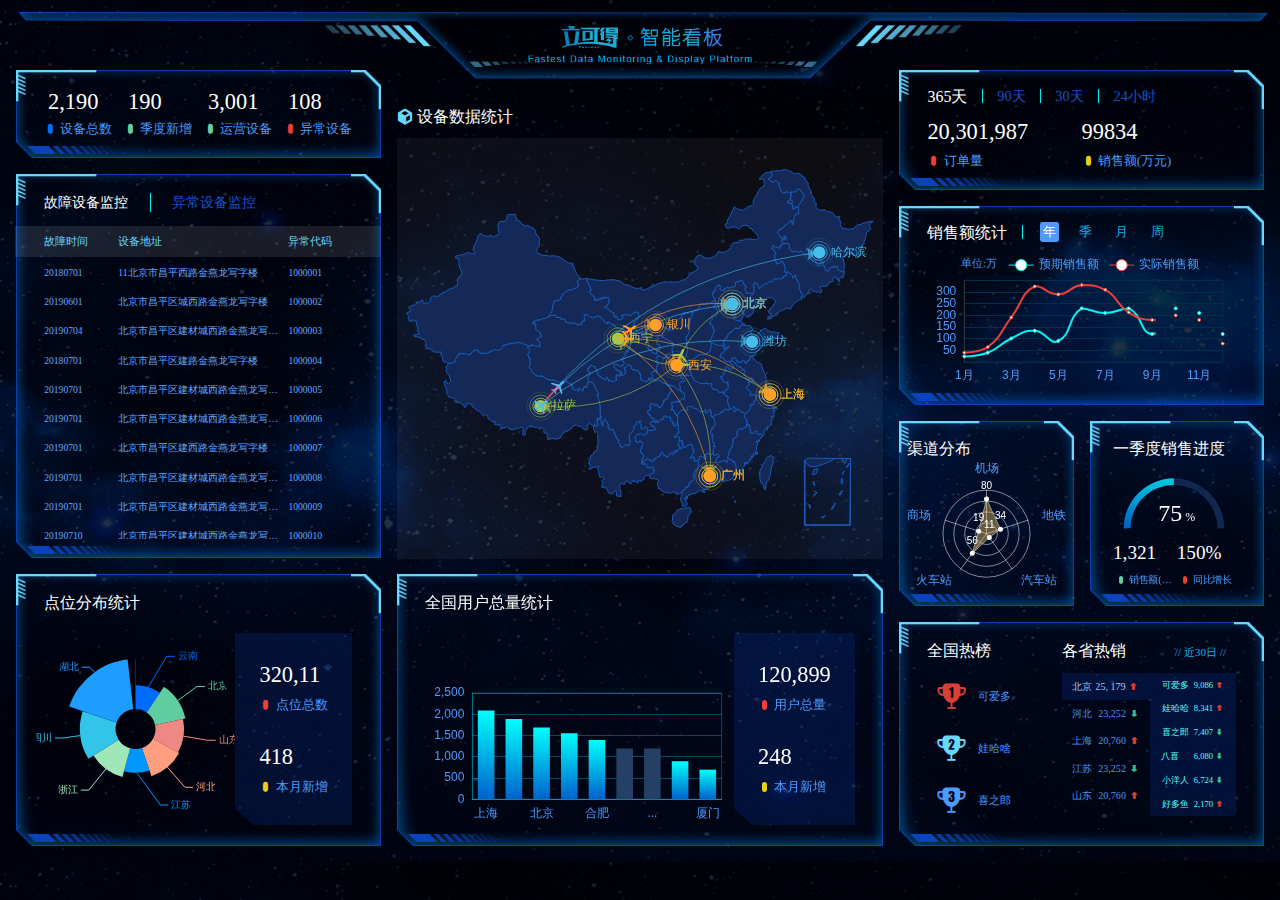
<file: index.html>
<!DOCTYPE html>
<html lang="en">
  <head>
    <meta charset="UTF-8" />
    <meta http-equiv="X-UA-Compatible" content="IE=edge" />
    <meta name="viewport" content="width=device-width, initial-scale=1.0" />
    <title>Document</title>
    <link rel="stylesheet" href="./Fonts/icomoon.css" />
    <link rel="stylesheet" href="./css/index.css" />
    <script src="./js/echarts.min.js"></script>
    <script src="./js/flexible.js"></script>
    <script src="./js/jquery.min.js"></script>
  </head>
  <body>
    <div class="viewport">
      <div class="column">
        <!--概览区域-->
        <div class="panel overview">
          <div class="inner">
            <ul>
              <li>
                <h4>2,190</h4>
                <span>
                  <i class="icon-dot" style="color: #006cff"></i>
                  设备总数
                </span>
              </li>
              <li class="item">
                <h4>190</h4>
                <span>
                  <i class="icon-dot" style="color: #6acca3"></i>
                  季度新增
                </span>
              </li>
              <li>
                <h4>3,001</h4>
                <span>
                  <i class="icon-dot" style="color: #6acca3"></i>
                  运营设备
                </span>
              </li>
              <li>
                <h4>108</h4>
                <span>
                  <i class="icon-dot" style="color: #ed3f35"></i>
                  异常设备
                </span>
              </li>
            </ul>
          </div>
        </div>
        <!--监控-->
        <div class="monitor panel">
          <div class="inner">
            <div class="tabs">
              <a href="javascript:;" class="active">故障设备监控</a>
              <a href="javascript:;">异常设备监控</a>
            </div>

            <div class="content" style="display: block">
              <div class="head">
                <span class="col">故障时间</span>
                <span class="col">设备地址</span>
                <span class="col">异常代码</span>
              </div>
              <div class="marquee-view">
                <div class="marquee">
                  <div class="row">
                    <span class="col">20180701</span>
                    <span class="col">11北京市昌平西路金燕龙写字楼</span>
                    <span class="col">1000001</span>
                    <span class="icon-dot"></span>
                  </div>
                  <div class="row">
                    <span class="col">20190601</span>
                    <span class="col">北京市昌平区城西路金燕龙写字楼</span>
                    <span class="col">1000002</span>
                    <span class="icon-dot"></span>
                  </div>
                  <div class="row">
                    <span class="col">20190704</span>
                    <span class="col">北京市昌平区建材城西路金燕龙写字楼</span>
                    <span class="col">1000003</span>
                    <span class="icon-dot"></span>
                  </div>
                  <div class="row">
                    <span class="col">20180701</span>
                    <span class="col">北京市昌平区建路金燕龙写字楼</span>
                    <span class="col">1000004</span>
                    <span class="icon-dot"></span>
                  </div>
                  <div class="row">
                    <span class="col">20190701</span>
                    <span class="col">北京市昌平区建材城西路金燕龙写字楼</span>
                    <span class="col">1000005</span>
                    <span class="icon-dot"></span>
                  </div>
                  <div class="row">
                    <span class="col">20190701</span>
                    <span class="col">北京市昌平区建材城西路金燕龙写字楼</span>
                    <span class="col">1000006</span>
                    <span class="icon-dot"></span>
                  </div>
                  <div class="row">
                    <span class="col">20190701</span>
                    <span class="col">北京市昌平区建西路金燕龙写字楼</span>
                    <span class="col">1000007</span>
                    <span class="icon-dot"></span>
                  </div>
                  <div class="row">
                    <span class="col">20190701</span>
                    <span class="col">北京市昌平区建材城西路金燕龙写字楼</span>
                    <span class="col">1000008</span>
                    <span class="icon-dot"></span>
                  </div>
                  <div class="row">
                    <span class="col">20190701</span>
                    <span class="col">北京市昌平区建材城西路金燕龙写字楼</span>
                    <span class="col">1000009</span>
                    <span class="icon-dot"></span>
                  </div>
                  <div class="row">
                    <span class="col">20190710</span>
                    <span class="col">北京市昌平区建材城西路金燕龙写字楼</span>
                    <span class="col">1000010</span>
                    <span class="icon-dot"></span>
                  </div>
                </div>
              </div>
            </div>

            <div class="content">
              <div class="head">
                <span class="col">故障时间</span>
                <span class="col">设备地址</span>
                <span class="col">异常代码</span>
              </div>
              <div class="marquee-view">
                <div class="marquee">
                  <div class="row">
                    <span class="col">20180701893</span>
                    <span class="col">11北京市昌平西路金燕龙写字楼</span>
                    <span class="col">1000001</span>
                    <span class="icon-dot"></span>
                  </div>
                  <div class="row">
                    <span class="col">20190601</span>
                    <span class="col">北京市昌平区城西路金燕龙写字楼</span>
                    <span class="col">1000002</span>
                    <span class="icon-dot"></span>
                  </div>
                  <div class="row">
                    <span class="col">20190704</span>
                    <span class="col">北京市昌平区建材城西路金燕龙写字楼</span>
                    <span class="col">1000003</span>
                    <span class="icon-dot"></span>
                  </div>
                  <div class="row">
                    <span class="col">20180701</span>
                    <span class="col">北京市昌平区建路金燕龙写字楼</span>
                    <span class="col">1000004</span>
                    <span class="icon-dot"></span>
                  </div>
                  <div class="row">
                    <span class="col">20190701</span>
                    <span class="col">北京市昌平区建材城西路金燕龙写字楼</span>
                    <span class="col">1000005</span>
                    <span class="icon-dot"></span>
                  </div>
                  <div class="row">
                    <span class="col">20190701</span>
                    <span class="col">北京市昌平区建材城西路金燕龙写字楼</span>
                    <span class="col">1000006</span>
                    <span class="icon-dot"></span>
                  </div>
                  <div class="row">
                    <span class="col">20190701</span>
                    <span class="col">北京市昌平区建西路金燕龙写字楼</span>
                    <span class="col">1000007</span>
                    <span class="icon-dot"></span>
                  </div>
                  <div class="row">
                    <span class="col">20190701</span>
                    <span class="col">北京市昌平区建材城西路金燕龙写字楼</span>
                    <span class="col">1000008</span>
                    <span class="icon-dot"></span>
                  </div>
                  <div class="row">
                    <span class="col">20190701</span>
                    <span class="col">北京市昌平区建材城西路金燕龙写字楼</span>
                    <span class="col">1000009</span>
                    <span class="icon-dot"></span>
                  </div>
                  <div class="row">
                    <span class="col">20190710</span>
                    <span class="col">北京市昌平区建材城西路金燕龙写字楼</span>
                    <span class="col">1000010</span>
                    <span class="icon-dot"></span>
                  </div>
                </div>
              </div>
            </div>
          </div>
        </div>

        <!-- 点位 -->
        <div class="point panel">
          <div class="inner">
            <h3>点位分布统计</h3>
            <div class="chart">
              <div class="pie"></div>
              <div class="data">
                <div class="item">
                  <h4>320,11</h4>
                  <span>
                    <i class="icon-dot" style="color: #ed3f35"></i>
                    点位总数
                  </span>
                </div>
                <div class="item">
                  <h4>418</h4>
                  <span>
                    <i class="icon-dot" style="color: #eacf19"></i>
                    本月新增
                  </span>
                </div>
              </div>
            </div>
          </div>
        </div>
      </div>

      <div class="column">
        <!-- 地图 -->
        <div class="map">
          <h3>
            <span class="icon-cube"></span>
            设备数据统计
          </h3>
          <div class="chart">
            <div class="geo"></div>
          </div>
        </div>

        <!-- users -->
        <div class="users panel">
          <div class="inner">
            <h3>全国用户总量统计</h3>
            <div class="chart">
              <div class="bar"></div>
              <div class="data">
                <div class="item">
                  <h4>120,899</h4>
                  <span>
                    <i class="icon-dot" style="color: #ed3f35"></i>
                    用户总量
                  </span>
                </div>
                <div class="item">
                  <h4>248</h4>
                  <span>
                    <i class="icon-dot" style="color: #eacf19"></i>
                    本月新增
                  </span>
                </div>
              </div>
            </div>
          </div>
        </div>
      </div>

      <div class="column">
        <!-- 订单 -->
        <div class="order panel">
          <div class="inner">
            <!-- 筛选 -->
            <div class="filter">
              <a href="javascript:;" class="active" data-type="day365">365天</a>
              <a href="javascript:;" data-type="day90">90天</a>
              <a href="javascript:;" data-type="day30">30天</a>
              <a href="javascript:;" data-type="day1">24小时</a>
            </div>

            <!-- 数据 -->
            <div class="data">
              <div class="item">
                <h4>20,301,987</h4>
                <span>
                  <i class="icon-dot" style="color: #ed3f35"></i>
                  订单量
                </span>
              </div>
              <div class="item">
                <h4>99834</h4>
                <span>
                  <i class="icon-dot" style="color: #eacf19"></i>
                  销售额(万元)
                </span>
              </div>
            </div>
          </div>
        </div>

        <!-- 销售额 -->
        <div class="sales panel">
          <div class="inner">
            <div class="caption">
              <h3>销售额统计</h3>
              <a href="javascript:;" class="active" data-type="year">年</a>
              <a href="javascript:;" data-type="quarter">季</a>
              <a href="javascript:;" data-type="month">月</a>
              <a href="javascript:;" data-type="week">周</a>
            </div>
            <div class="chart">
              <div class="label">单位:万</div>
              <div class="line"></div>
            </div>
          </div>
        </div>

        <!-- 渠道 季度 -->
        <div class="wrap">
          <div class="channel panel">
            <div class="inner">
              <h3>渠道分布</h3>
              <div class="data">
                <div class="radar"></div>
              </div>
            </div>
          </div>
          <div class="quarter panel">
            <div class="inner">
              <h3>一季度销售进度</h3>
              <div class="chart">
                <div class="box">
                  <div class="gauge"></div>
                  <div class="label">75<small> %</small></div>
                </div>
                <div class="data">
                  <div class="item">
                    <h4>1,321</h4>
                    <span>
                      <i class="icon-dot" style="color: #6acca3"></i>
                      销售额(万元)
                    </span>
                  </div>
                  <div class="item">
                    <h4>150%</h4>
                    <span>
                      <i class="icon-dot" style="color: #ed3f35"></i>
                      同比增长
                    </span>
                  </div>
                </div>
              </div>
            </div>
          </div>
        </div>

        <!-- 排行榜 -->
        <div class="top panel">
          <div class="inner">
            <div class="all">
              <h3>全国热榜</h3>
              <ul>
                <li>
                  <i class="icon-cup1" style="color: #d93f36"></i>
                  可爱多
                </li>
                <li>
                  <i class="icon-cup2" style="color: #68d8fe"></i>
                  娃哈啥
                </li>
                <li>
                  <i class="icon-cup3" style="color: #4c9bfd"></i>
                  喜之郎
                </li>
              </ul>
            </div>

            <div class="province">
              <h3>各省热销 <i class="date">// 近30日 //</i></h3>
              <div class="data">
                <ul class="sup">
                  <!-- <li>
                    <span>北京</span>
                    <span>25,179 <s class="icon-up"></s></span>
                  </li>
                  <li>
                    <span>河北</span>
                    <span>23,252 <s class="icon-down"></s></span>
                  </li> -->
                </ul>
                <ul class="sub">
                  <!-- <li><span></span><span> <s class="icon-up"></s></span></li> -->
                </ul>
              </div>
            </div>
          </div>
        </div>
      </div>
    </div>
    <script src="./js/index.js"></script>
    <script src="./js/china.js"></script>
    <script src="./js/myMap.js"></script>
  </body>
</html>
</file>
<file: Fonts/icomoon.css>
@font-face {
  font-family: 'icomoon';
  src:  url('icomoon.eot');
  src:  url('icomoon.eot#iefix') format('embedded-opentype'),
    url('icomoon.ttf') format('truetype'),
    url('icomoon.woff') format('woff'),
    url('icomoon.svg#icomoon') format('svg');
  font-weight: normal;
  font-style: normal;
}

[class^="icon-"], [class*=" icon-"] {
  /* use !important to prevent issues with browser extensions that change fonts */
  font-family: 'icomoon' !important;
  speak: none;
  font-style: normal;
  font-weight: normal;
  font-variant: normal;
  text-transform: none;
  line-height: 1;

  /* Better Font Rendering =========== */
  -webkit-font-smoothing: antialiased;
  -moz-osx-font-smoothing: grayscale;
}

.icon-dot:before {
  content: "\e900";
}
.icon-cup1:before {
  content: "\e901";
}
.icon-cup2:before {
  content: "\e902";
}
.icon-cup3:before {
  content: "\e903";
}
.icon-clock:before {
  content: "\e904";
}
.icon-down:before {
  content: "\e905";
}
.icon-cube:before {
  content: "\e906";
}
.icon-plane:before {
  content: "\e907";
}
.icon-train:before {
  content: "\e908";
}
.icon-bus:before {
  content: "\e909";
}
.icon-bag:before {
  content: "\e90a";
}
.icon-up:before {
  content: "\e90b";
}
</file>
<file: css/index.css>
/*清除元素默认的内外边距  */
* {
    margin: 0;
    padding: 0;
    box-sizing: border-box;
  }
  /*让所有斜体 不倾斜*/
  em,
  i {
    font-style: normal;
  }
  /*去掉列表前面的小点*/
  li {
    list-style: none;
  }
  /*图片没有边框   去掉图片底侧的空白缝隙*/
  img {
    border: 0; /*ie6*/
    vertical-align: middle;
  }
  /*让button 按钮 变成小手*/
  button {
    cursor: pointer;
  }
  /*取消链接的下划线*/
  a {
    color: #666;
    text-decoration: none;
  }
  
  a:hover {
    color: #e33333;
  }
  h4 {
    font-weight: 400;
  }

 
 
/* 公共面板样式  */
.panel {
    position: relative;
    border: 15px solid transparent;
    border-width: .6375rem .475rem .25rem 1.65rem;
    border-image-source: url(../images/border.png);
    border-image-slice: 51 38 20 132;
    margin-bottom: .25rem;
}
.inner {
    position: absolute;
    top: -0.6375rem;
    left: -1.65rem;
    right: -0.475rem;
    bottom: -0.25rem;
    padding: .3rem .45rem;
   
}
.panel h3 {
  font-size: 0.25rem;
  color: #fff;
  font-weight: 400;
}
/*公共样式*/

  body{
    background-image: url(../images/bg.jpg);
    background-size: cover;
}
 
  .viewport{
    display: flex;
    min-width: 1024px;
    max-width:1920px;
    min-height: 780px;
    margin: 0 auto;
    background: url(../images/logo.png) no-repeat;
    background-size: contain;
    padding: 1.1rem .25rem 0;
}

.column{
    flex:3;
    /* background-color: pink; */
}

.column:nth-child(2) {
    flex: 4;
    margin: .4rem .25rem 0;
}
/* 概览区域 */
.overview {
    height: 1.375rem;
}
.overview ul {
    display: flex;
    justify-content: space-between;
}
.overview ul li h4 {
    font-size: .35rem;
    color: #fff;
    margin: 0 0 .1rem .06rem;
}
.overview ul li span {
    font-size: .2rem;
    color: #4c9bfd;
}
/* 概览区域 */



/* 监控区域 */
.monitor{
    height: 6rem;
  }
  .monitor .inner{
    padding: .3rem 0;
    display: flex;
    flex-direction: column;
  }
  .monitor .tabs{
    padding: 0 .45rem;
    margin-bottom: 0.225rem;
    display: flex;
  }
  .monitor .tabs a{
    color:#1950c4;
    font-size: 0.225rem;
    padding: 0 .3375rem;
  }
  .monitor .tabs a:first-child{
    padding-left: 0;
    border-right: 0.025rem solid #00f2f1;
  }
  .monitor .tabs a.active{
    color: #fff;
  }
  .monitor .content{
    flex: 1;
    position: relative;
    display: none;
  }
  .monitor .head{
    display: flex;
    justify-content: space-between;
    line-height: 1.05;
    background-color: rgba(255, 255, 255, 0.1);
    padding: 0.15rem 0.45rem;
    color: #68d8fe;
    font-size: 0.175rem;
  }
  .monitor .marquee-view {
    position: absolute;
    top: 0.5rem;
    bottom: 0;
    width: 100%;
    overflow: hidden;
  }
  .monitor .row{
    display: flex;
    justify-content: space-between;
    line-height: 1.05;
    font-size: 0.15rem;
    color: #61a8ff;
    padding: 0.15rem 0.45rem;
  }
  .monitor .row .icon-dot{
    position: absolute;
    left: 0.2rem;
    opacity: 0;
  }
  .monitor .row:hover {
    background-color: rgba(255, 255, 255, 0.1);
    color: #68d8fe;
  }
  .monitor .row:hover .icon-dot{
    opacity: 1;
  }
  .monitor .col:first-child{
    width: 1rem;
  }
  .monitor .col:nth-child(2){
    width: 2.5rem;
    white-space: nowrap;
    text-overflow: ellipsis;
    overflow: hidden;
  }
  .monitor .col:nth-child(3){
    width: 1rem;
  }

/* 通过CSS3动画滚动marquee */
.monitor .marquee{
    animation: move 15s linear infinite
}
.monitor .marquee:hover{
    animation-play-state: paused;
}
@keyframes move{
    0% {}
    100% {
        transform: translateY(-50%);
    }
}
/* 监控 */


/* 点位 */
.point {
    height: 4.25rem;
  }
  .point .chart {
    display: flex;
    margin-top: 0.3rem;
    justify-content: space-between;
  }
  .point .pie {
    width: 3.9rem;
    height: 3rem;
    margin-left: -0.125rem;
    /* background-color: pink; */
  }
  .point .data {
    display: flex;
    flex-direction: column;
    justify-content: space-between;
    width: 2.1rem;
    padding: .45rem .375rem;
    box-sizing: border-box;
    background-image: url(../images/rect.png);
    background-size: cover;
  }
  .point h4 {
    margin-bottom: 0.15rem;
    font-size: .35rem;
    color: #fff;
  }
  .point span {
    display: block;
    color: #4c9bfd;
    font-size: .2rem;
  }
/* 点位  */

/* 地图  */
.map {
    height: 7.225rem;
    margin-bottom: 0.25rem;
    display: flex;
    flex-direction: column;
  }
  .map h3 {
    line-height: 1;
    padding: 0.2rem 0;
    margin: 0;
    font-size: 0.25rem;
    color: #fff;
    font-weight: 400;
  }
  .map .icon-cube {
    color: #68d8fe;
  }
  .map .chart {
    flex: 1;
    background-color: rgba(255, 255, 255, 0.05);
  }
  .map .geo {
    width: 100%;
    height: 100%;
  }
  /* 地图  */

  /* 用户模块 */
.users {
    height: 4.25rem;
    display: flex;
  }
  .users .chart {
    display: flex;
    margin-top: .3rem;
  }
  .users .bar {
    width: 7.35rem;
    height: 3rem;
  }
  .users .data {
    display: flex;
    flex-direction: column;
    justify-content: space-between;
    width: 2.1rem;
    padding: .45rem .375rem;
    box-sizing: border-box;
    background-image: url(../images/rect.png);
    background-size: cover;
  }
  .users h4 {
    margin-bottom: .15rem;
    font-size: .35rem;
    color: #fff;
  }
  .users span {
    display: block;
    color: #4c9bfd;
    font-size: 0.2rem;
  }
    /* 用户模块 */

    /* 订单 */
.order {
  height: 1.875rem;
  display: flex;
}
.order .filter {
  display: flex;
}
.order .filter a {
  display: block;
  height: 0.225rem;
  line-height: 1;
  padding: 0 0.225rem;
  color: #1950c4;
  font-size: 0.225rem;
  border-right: 0.025rem solid #00f2f1;
}
.order .filter a:first-child {
  padding-left: 0;
}
.order .filter a:last-child {
  border-right: none;
}
.order .filter a.active {
  color: #fff;
  font-size: 0.25rem;
}

.order h4 {
  font-size: 0.35rem;
  color: #fff;
  margin-bottom: 0.125rem;
}
.order span {
  display: block;
  color: #4c9bfd;
  font-size: 0.2rem;
}

.order .data {
    display: flex;
    margin-top: 0.25rem;
    /* overflow: hidden; */
    /* display: none; */
  }
  
.order .item {
  width: 50%; 
}
 /* 订单 */

 /* 销售区域 */
.sales {
  height: 3.1rem;
}
.sales .caption {
  display: flex;
  line-height: 1;
}
.sales h3 {
  height: 0.225rem;
  padding-right: 0.225rem;
  border-right: 0.025rem solid #00f2f1;
}
.sales a {
  padding: 0.05rem;
  font-size: 0.2rem;
  margin: -0.0375rem 0 0 0.2625rem;
  border-radius: 0.0375rem;
  color: #0bace6;
}
.sales a.active {
  background-color: #4c9bfd;
  color: #fff;
}
.sales .inner {
  display: flex;
  flex-direction: column;
}
.sales .chart {
  flex: 1;
  padding-top: 0.1875rem;
  position: relative;
}
.sales .label {
  position: absolute;
  left: 0.525rem;
  top: 0.225rem;
  color: #4996f5;
  font-size: 0.175rem;
}
.sales .line {
  width: 100%;
  height: 100%;
  /* background-color: pink; */
}
 /* 销售区域 */


/* 渠道区块 */
.wrap {
  display: flex;
}
.channel,
.quarter {
  flex: 1;
  height: 2.9rem;
}
.channel {
  margin-right: 0.25rem;
}
.channel .inner{
  padding: .3rem .125rem; 
}
/* .channel .data {
  overflow: hidden;
} */
.channel .data .radar {
  height: 2.1rem;
  /* width: 100%; */
  /* background-color: pink; */
}
.channel h4 {
  color: #fff;
  font-size: 0.4rem;
  margin-bottom: 0.0625rem;
}
.channel small {
  font-size: 50%;
}
.channel span {
  display: block;
  color: #4c9bfd;
  font-size: 0.175rem;
}
/* 季度区块 */
.quarter .inner {
  display: flex;
  flex-direction: column;
  margin: 0 -0.075rem;
}
.quarter .chart {
  flex: 1;
  padding-top: 0.225rem;
}
.quarter .box {
  position: relative;
}
.quarter .label {
  transform: translate(-50%, -30%);
  color: #fff;
  font-size: 0.375rem;
  position: absolute;
  left: 50%;
  top: 50%;
}
.quarter .label small {
  font-size: 50%;
}
.quarter .gauge {
  height: 1.05rem;
}
.quarter .data {
  display: flex;
  justify-content: space-between;
}
.quarter .item {
  width: 50%;
}
.quarter h4 {
  color: #fff;
  font-size: 0.3rem;
  margin-bottom: 0.125rem;
}
.quarter span {
  display: block;
  width: 100%;
  white-space: nowrap;
  text-overflow: ellipsis;
  overflow: hidden;
  color: #4c9bfd;
  font-size: 0.175rem;
}
/* 渠道区块 */

/* 排行榜 */
.top {
  height: 3.5rem;
}
.top .inner {
  display: flex;
}
.top .all {
  display: flex;
  flex-direction: column;
  width: 2.1rem;
  color: #4c9bfd;
  font-size: 0.175rem;
  vertical-align: middle;
}
.top .all ul {
  padding-left: 0.15rem;
  margin-top: 0.15rem;
  flex: 1;
  display: flex;
  flex-direction: column;
  justify-content: space-around;
}
.top .all li {
  overflow: hidden;
}
.top .all [class^="icon-"] {
  font-size: 0.45rem;
  vertical-align: middle;
  margin-right: 0.15rem;
}
.top .province {
  flex: 1;
  display: flex;
  flex-direction: column;
  color: #fff;
}
.top .province i {
  padding: 0 0.15rem;
  margin-top: 0.0625rem;
  float: right;
  font-style: normal;
  font-size: 0.175rem;
  color: #0bace6;
}
.top .province s {
  display: inline-block;
  transform: scale(0.8);
  text-decoration: none;
}
.top .province .icon-up {
  color: #dc3c33;
}
.top .province .icon-down {
  color: #36be90;
}
.top .province .data {
  flex: 1;
  display: flex;
  margin-top: 0.175rem;
}
.top .province ul {
  flex: 1;
  line-height: 1;
  margin-bottom: 0.175rem;
}
.top .province ul li {
  display: flex;
  justify-content: space-between;
}
.top .province ul span {
  display: block;
  overflow: hidden;
  white-space: nowrap;
  text-overflow: ellipsis;
}
.top .province ul.sup {
  font-size: 0.175rem;
}
.top .province ul.sup li {
  color: #4995f4;
  padding: 0.15rem;
}
.top .province ul.sup li.active {
  color: #a3c6f2;
  background-color: rgba(10, 67, 188, 0.2);
}
.top .province ul.sub {
  display: flex;
  flex-direction: column;
  justify-content: space-around;
  font-size: 0.15rem;
  background-color: rgba(10, 67, 188, 0.2);
}
.top .province ul.sub li {
  color: #52ffff;
  padding: 0.125rem 0.175rem;
}
.clock {
  position: absolute;
  top: -0.45rem;
  right: 0.5rem;
  font-size: 0.25rem;
  color: #0bace6;
}
.clock i {
  margin-right: 5px;
  font-size: 0.25rem;
}
@media screen and (max-width: 1600px) {
  .top span {
    transform: scale(0.9);
  }
  .top .province ul.sup li {
    padding: 0.125rem 0.15rem;
  }
  .top .province ul.sub li {
    padding: 0.0625rem 0.15rem;
  }
  .quarter span {
    transform: scale(0.9);
  }
}
</file>
